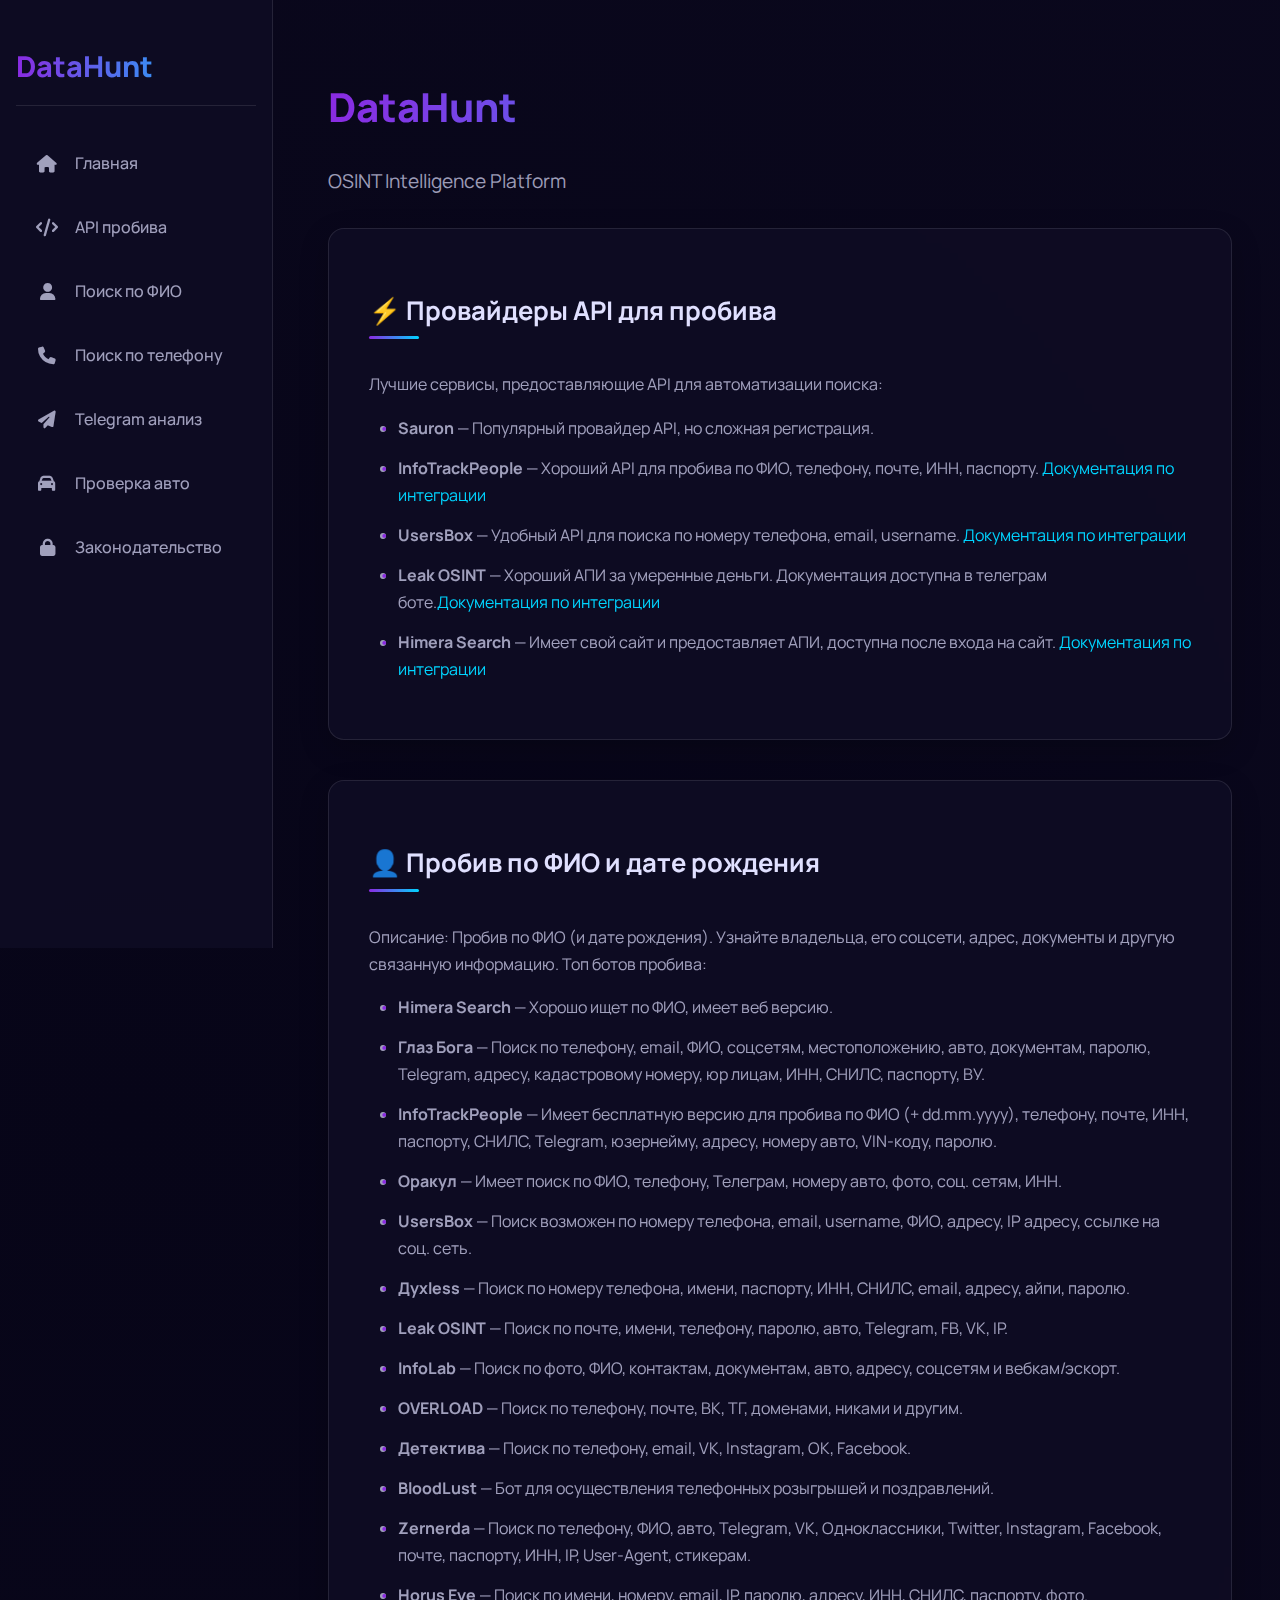
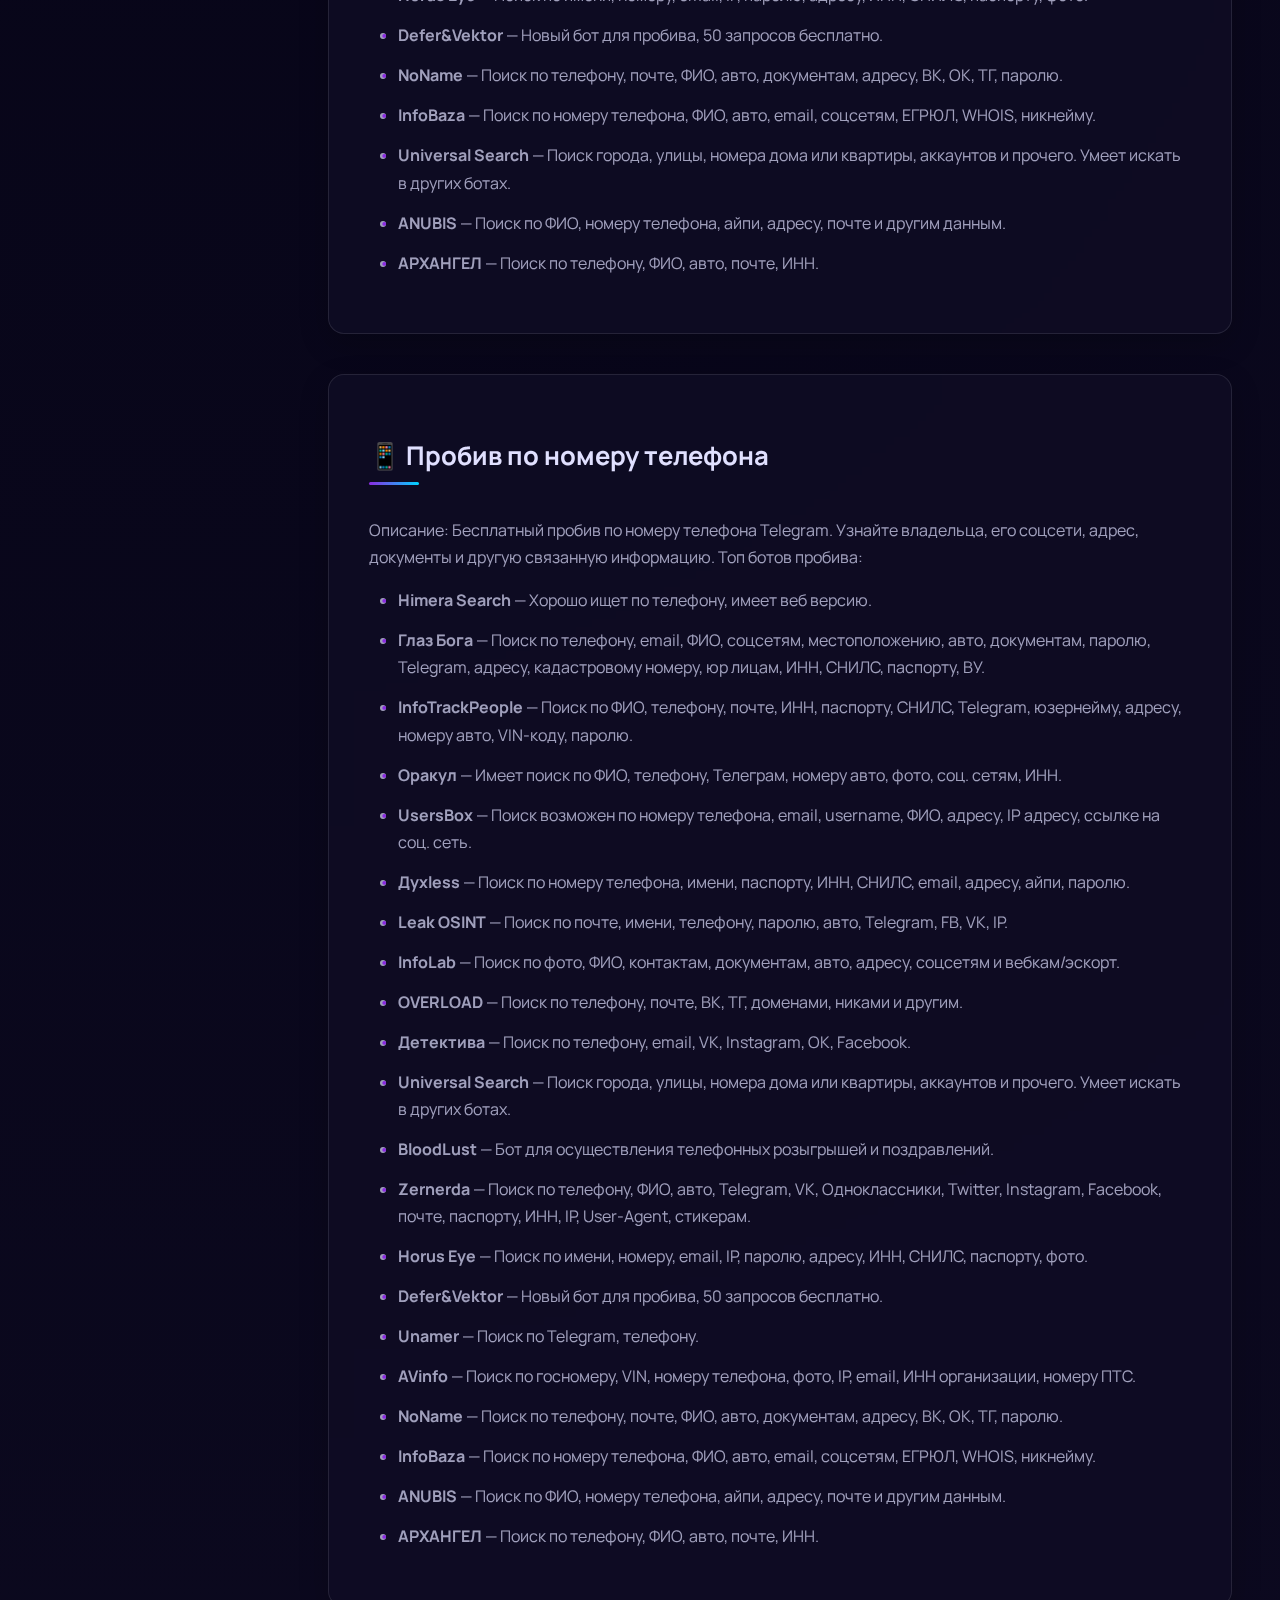
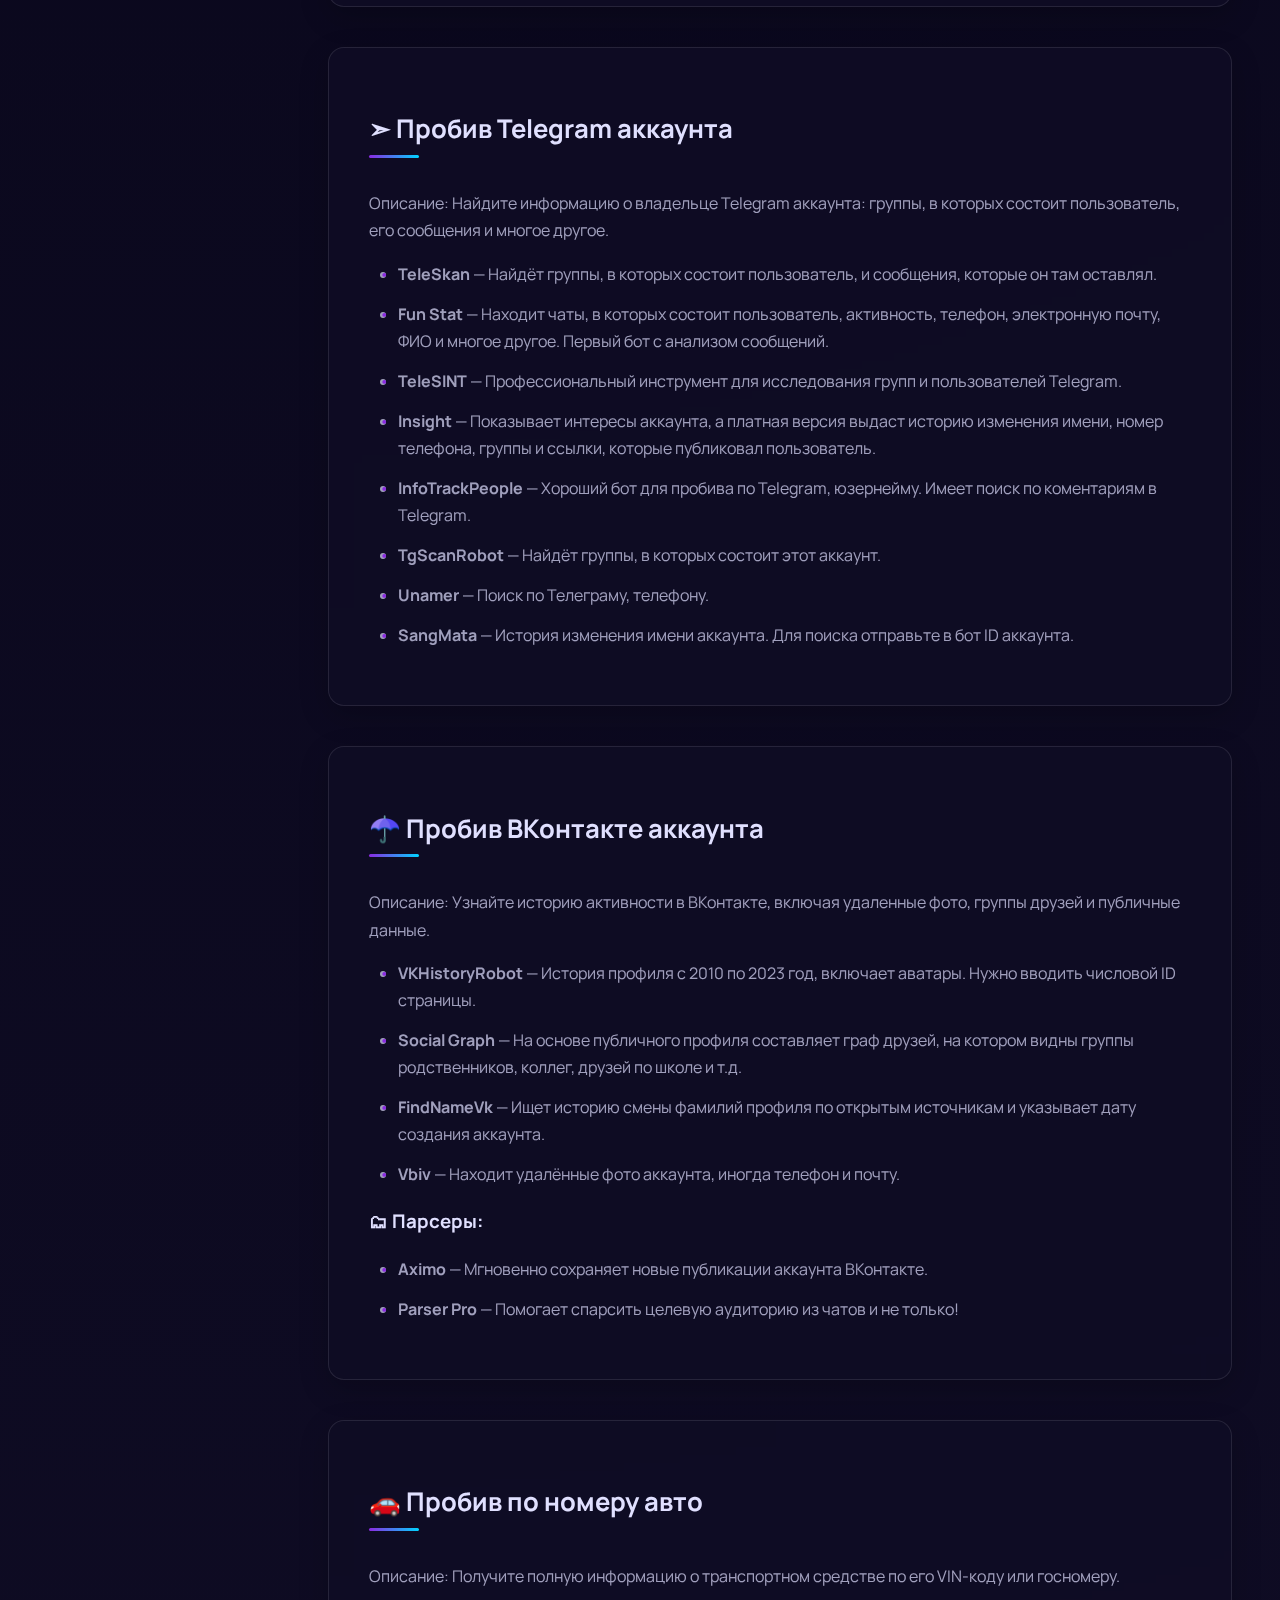
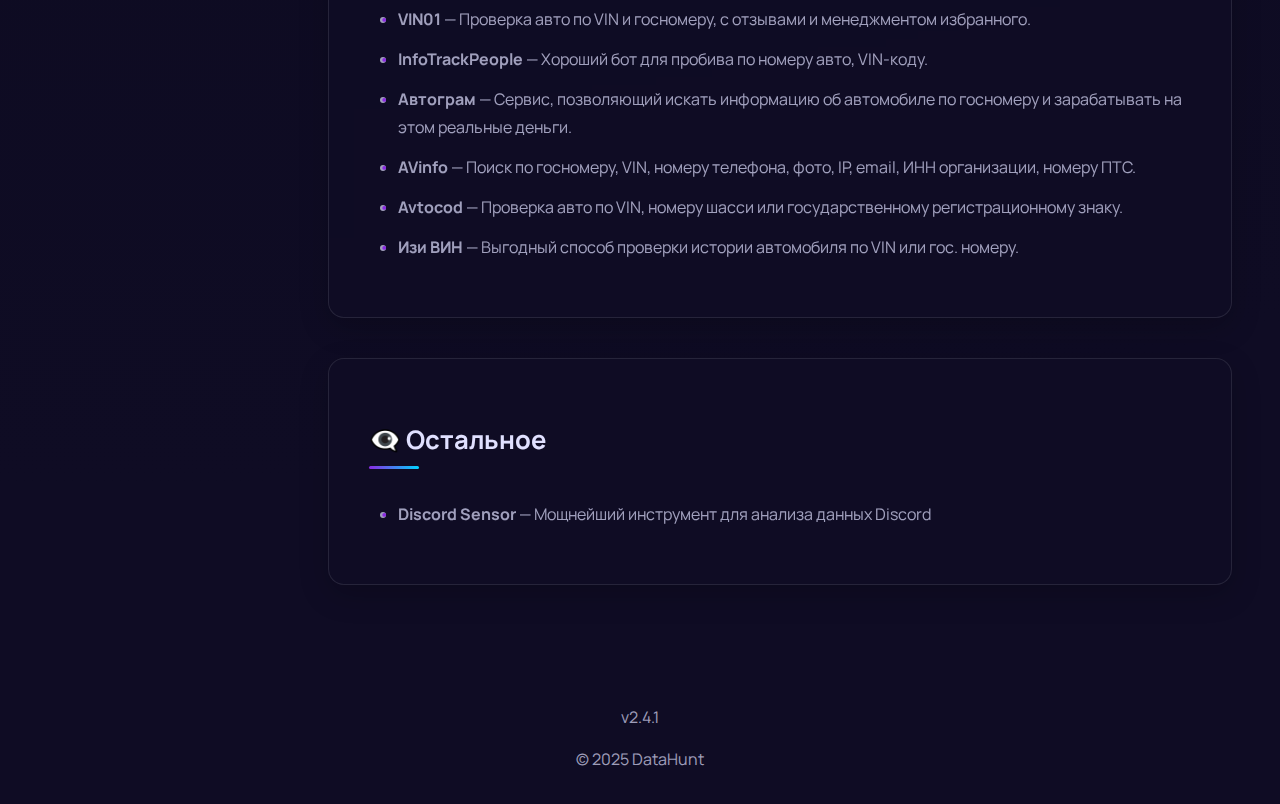
<file: index.html>
<!DOCTYPE html>
<html lang="en">
<head>
    <meta charset="UTF-8">
    <meta name="viewport" content="width=device-width, initial-scale=1.0">
    <title>DataHunt</title>
    <link rel="stylesheet" href="style.css">
    <link rel="stylesheet" href="https://cdnjs.cloudflare.com/ajax/libs/font-awesome/6.4.0/css/all.min.css">
    <link rel="stylesheet" href="https://fonts.googleapis.com/css2?family=Manrope:wght@400;700;800&display=swap">
    <script src="script.js" defer></script>
    <script src="alert.js" defer></script>
    <link rel="icon" type="image/jpeg" href="DataHunt.jpg">
</head>
<body>
    <div class="entry-modal" id="entryModal">
        <div class="modal-content">
            <h2>Юридическое предупреждение</h2>
            <p>Использование представленных инструментов регулируется законодательством РК.Мы не несём ответственности за незаконное использование инструментов.</p>
            <button id="confirmButton">Я понимаю</button>
        </div>
    </div>
    <div class="sidebar">
        <h1 class="logo">DataHunt</h1>
        <ul class="nav-links">
            <li><a href="index.html"><i class="fas fa-home"></i> Главная</a></li>
            <li><a href="#api"><i class="fas fa-code"></i> API пробива</a></li>
            <li><a href="#fio"><i class="fas fa-user"></i> Поиск по ФИО</a></li>
            <li><a href="#phone"><i class="fas fa-phone"></i> Поиск по телефону</a></li>
            <li><a href="#telegram"><i class="fas fa-paper-plane"></i> Telegram анализ</a></li>
            <li><a href="#auto"><i class="fas fa-car"></i> Проверка авто</a></li>
            <li><a href="legal.html"><i class="fas fa-lock"></i> Законодательство</a></li>
        </ul>
    </div>
    <div class="content">
        <header>
            <h1>DataHunt</h1>
            <p>OSINT Intelligence Platform</p>
        </header>
        <main>
            <section id="api">
                <h2>⚡️ Провайдеры API для пробива</h2>
                <p>Лучшие сервисы, предоставляющие API для автоматизации поиска:</p>
                <ul>
                    <li><strong>Sauron</strong> — Популярный провайдер API, но сложная регистрация.</li>
                    <li><strong>InfoTrackPeople</strong> — Хороший API для пробива по ФИО, телефону, почте, ИНН, паспорту. <a href="https://itp-docs.pages.dev/">Документация по интеграции</a></li>
                    <li><strong>UsersBox</strong> — Удобный API для поиска по номеру телефона, email, username. <a href="https://usersbox.cc/#pricing">Документация по интеграции</a></li>
                    <li><strong>Leak OSINT</strong> — Хороший АПИ за умеренные деньги. Документация доступна в телеграм боте.<a href="https://leakosint.com/api">Документация по интеграции</a></li>
                    <li><strong>Himera Search</strong> — Имеет свой сайт и предоставляет АПИ, доступна после входа на сайт. <a href="https://himera-search.store/">Документация по интеграции</a></li>
                </ul>
            </section>
            <section id="fio">
                <h2>👤 Пробив по ФИО и дате рождения</h2>
                <p>Описание: Пробив по ФИО (и дате рождения). Узнайте владельца, его соцсети, адрес, документы и другую связанную информацию. Топ ботов пробива:</p>
                <ul>
                    <li><strong>Himera Search</strong> — Хорошо ищет по ФИО, имеет веб версию.</li>
                    <li><strong>Глаз Бога</strong> — Поиск по телефону, email, ФИО, соцсетям, местоположению, авто, документам, паролю, Telegram, адресу, кадастровому номеру, юр лицам, ИНН, СНИЛС, паспорту, ВУ.</li>
                    <li><strong>InfoTrackPeople</strong> — Имеет бесплатную версию для пробива по ФИО (+ dd.mm.yyyy), телефону, почте, ИНН, паспорту, СНИЛС, Telegram, юзернейму, адресу, номеру авто, VIN-коду, паролю.</li>
                    <li><strong>Оракул</strong> — Имеет поиск по ФИО, телефону, Телеграм, номеру авто, фото, соц. сетям, ИНН.</li>
                    <li><strong>UsersBox</strong> — Поиск возможен по номеру телефона, email, username, ФИО, адресу, IP адресу, ссылке на соц. сеть.</li>
                    <li><strong>Духless</strong> — Поиск по номеру телефона, имени, паспорту, ИНН, СНИЛС, email, адресу, айпи, паролю.</li>
                    <li><strong>Leak OSINT</strong> — Поиск по почте, имени, телефону, паролю, авто, Telegram, FB, VK, IP.</li>
                    <li><strong>InfoLab</strong> — Поиск по фото, ФИО, контактам, документам, авто, адресу, соцсетям и вебкам/эскорт.</li>
                    <li><strong>OVERLOAD</strong> — Поиск по телефону, почте, ВК, ТГ, доменами, никами и другим.</li>
                    <li><strong>Детектива</strong> — Поиск по телефону, email, VK, Instagram, OK, Facebook.</li>
                    <li><strong>BloodLust</strong> — Бот для осуществления телефонных розыгрышей и поздравлений.</li>
                    <li><strong>Zernerda</strong> — Поиск по телефону, ФИО, авто, Telegram, VK, Одноклассники, Twitter, Instagram, Facebook, почте, паспорту, ИНН, IP, User-Agent, стикерам.</li>
                    <li><strong>Horus Eye</strong> — Поиск по имени, номеру, email, IP, паролю, адресу, ИНН, СНИЛС, паспорту, фото.</li>
                    <li><strong>Defer&Vektor</strong> — Новый бот для пробива, 50 запросов бесплатно.</li>
                    <li><strong>NoName</strong> — Поиск по телефону, почте, ФИО, авто, документам, адресу, ВК, ОК, ТГ, паролю.</li>
                    <li><strong>InfoBaza</strong> — Поиск по номеру телефона, ФИО, авто, email, соцсетям, ЕГРЮЛ, WHOIS, никнейму.</li>
                    <li><strong>Universal Search</strong> — Поиск города, улицы, номера дома или квартиры, аккаунтов и прочего. Умеет искать в других ботах.</li>
                    <li><strong>ANUBIS</strong> — Поиск по ФИО, номеру телефона, айпи, адресу, почте и другим данным.</li>
                    <li><strong>АРХАНГЕЛ</strong> — Поиск по телефону, ФИО, авто, почте, ИНН.</li>
                </ul>
            </section>
            <section id="phone">
                <h2>📱 Пробив по номеру телефона</h2>
                <p>Описание: Бесплатный пробив по номеру телефона Telegram. Узнайте владельца, его соцсети, адрес, документы и другую связанную информацию. Топ ботов пробива:</p>
                <ul>
                    <li><strong>Himera Search</strong> — Хорошо ищет по телефону, имеет веб версию.</li>
                    <li><strong>Глаз Бога</strong> — Поиск по телефону, email, ФИО, соцсетям, местоположению, авто, документам, паролю, Telegram, адресу, кадастровому номеру, юр лицам, ИНН, СНИЛС, паспорту, ВУ.</li>
                    <li><strong>InfoTrackPeople</strong> — Поиск по ФИО, телефону, почте, ИНН, паспорту, СНИЛС, Telegram, юзернейму, адресу, номеру авто, VIN-коду, паролю.</li>
                    <li><strong>Оракул</strong> — Имеет поиск по ФИО, телефону, Телеграм, номеру авто, фото, соц. сетям, ИНН.</li>
                    <li><strong>UsersBox</strong> — Поиск возможен по номеру телефона, email, username, ФИО, адресу, IP адресу, ссылке на соц. сеть.</li>
                    <li><strong>Духless</strong> — Поиск по номеру телефона, имени, паспорту, ИНН, СНИЛС, email, адресу, айпи, паролю.</li>
                    <li><strong>Leak OSINT</strong> — Поиск по почте, имени, телефону, паролю, авто, Telegram, FB, VK, IP.</li>
                    <li><strong>InfoLab</strong> — Поиск по фото, ФИО, контактам, документам, авто, адресу, соцсетям и вебкам/эскорт.</li>
                    <li><strong>OVERLOAD</strong> — Поиск по телефону, почте, ВК, ТГ, доменами, никами и другим.</li>
                    <li><strong>Детектива</strong> — Поиск по телефону, email, VK, Instagram, OK, Facebook.</li>
                    <li><strong>Universal Search</strong> — Поиск города, улицы, номера дома или квартиры, аккаунтов и прочего. Умеет искать в других ботах.</li>
                    <li><strong>BloodLust</strong> — Бот для осуществления телефонных розыгрышей и поздравлений.</li>
                    <li><strong>Zernerda</strong> — Поиск по телефону, ФИО, авто, Telegram, VK, Одноклассники, Twitter, Instagram, Facebook, почте, паспорту, ИНН, IP, User-Agent, стикерам.</li>
                    <li><strong>Horus Eye</strong> — Поиск по имени, номеру, email, IP, паролю, адресу, ИНН, СНИЛС, паспорту, фото.</li>
                    <li><strong>Defer&Vektor</strong> — Новый бот для пробива, 50 запросов бесплатно.</li>
                    <li><strong>Unamer</strong> — Поиск по Telegram, телефону.</li>
                    <li><strong>AVinfo</strong> — Поиск по госномеру, VIN, номеру телефона, фото, IP, email, ИНН организации, номеру ПТС.</li>
                    <li><strong>NoName</strong> — Поиск по телефону, почте, ФИО, авто, документам, адресу, ВК, ОК, ТГ, паролю.</li>
                    <li><strong>InfoBaza</strong> — Поиск по номеру телефона, ФИО, авто, email, соцсетям, ЕГРЮЛ, WHOIS, никнейму.</li>
                    <li><strong>ANUBIS</strong> — Поиск по ФИО, номеру телефона, айпи, адресу, почте и другим данным.</li>
                    <li><strong>АРХАНГЕЛ</strong> — Поиск по телефону, ФИО, авто, почте, ИНН.</li>
                </ul>
            </section>
            <section id="telegram">
                <h2>➣ Пробив Telegram аккаунта</h2>
                <p>Описание: Найдите информацию о владельце Telegram аккаунта: группы, в которых состоит пользователь, его сообщения и многое другое.</p>
                <ul>
                    <li><strong>TeleSkan</strong> — Найдёт группы, в которых состоит пользователь, и сообщения, которые он там оставлял.</li>
                    <li><strong>Fun Stat</strong> — Находит чаты, в которых состоит пользователь, активность, телефон, электронную почту, ФИО и многое другое. Первый бот с анализом сообщений.</li>
                    <li><strong>TeleSINT</strong> — Профессиональный инструмент для исследования групп и пользователей Telegram.</li>
                    <li><strong>Insight</strong> — Показывает интересы аккаунта, а платная версия выдаст историю изменения имени, номер телефона, группы и ссылки, которые публиковал пользователь.</li>
                    <li><strong>InfoTrackPeople</strong> — Хороший бот для пробива по Telegram, юзернейму. Имеет поиск по коментариям в Telegram.</li>
                    <li><strong>TgScanRobot</strong> — Найдёт группы, в которых состоит этот аккаунт.</li>
                    <li><strong>Unamer</strong> — Поиск по Телеграму, телефону.</li>
                    <li><strong>SangMata</strong> — История изменения имени аккаунта. Для поиска отправьте в бот ID аккаунта.</li>
                </ul>
            </section>
            <section id="vk">
                <h2>☂️ Пробив ВКонтакте аккаунта</h2>
                <p>Описание: Узнайте историю активности в ВКонтакте, включая удаленные фото, группы друзей и публичные данные.</p>
                <ul>
                    <li><strong>VKHistoryRobot</strong> — История профиля с 2010 по 2023 год, включает аватары. Нужно вводить числовой ID страницы.</li>
                    <li><strong>Social Graph</strong> — На основе публичного профиля составляет граф друзей, на котором видны группы родственников, коллег, друзей по школе и т.д.</li>
                    <li><strong>FindNameVk</strong> — Ищет историю смены фамилий профиля по открытым источникам и указывает дату создания аккаунта.</li>
                    <li><strong>Vbiv</strong> — Находит удалённые фото аккаунта, иногда телефон и почту.</li>
                </ul>
                <h3>🗂 Парсеры:</h3>
                <ul>
                    <li><strong>Aximo</strong> — Мгновенно сохраняет новые публикации аккаунта ВКонтакте.</li>
                    <li><strong>Parser Pro</strong> — Помогает спарсить целевую аудиторию из чатов и не только!</li>
                </ul>
            </section>
            <section id="auto">
                <h2>🚗 Пробив по номеру авто</h2>
                <p>Описание: Получите полную информацию о транспортном средстве по его VIN-коду или госномеру.</p>
                <ul>
                    <li><strong>VIN01</strong> — Проверка авто по VIN и госномеру, с отзывами и менеджментом избранного.</li>
                    <li><strong>InfoTrackPeople</strong> — Хороший бот для пробива по номеру авто, VIN-коду.</li>
                    <li><strong>Автограм</strong> — Сервис, позволяющий искать информацию об автомобиле по госномеру и зарабатывать на этом реальные деньги.</li>
                    <li><strong>AVinfo</strong> — Поиск по госномеру, VIN, номеру телефона, фото, IP, email, ИНН организации, номеру ПТС.</li>
                    <li><strong>Avtocod</strong> — Проверка авто по VIN, номеру шасси или государственному регистрационному знаку.</li>
                    <li><strong>Изи ВИН</strong> — Выгодный способ проверки истории автомобиля по VIN или гос. номеру.</li>
                </ul>
            </section>
            <section id="other">
                <h2>👁‍🗨 Остальное</h2>
                <ul>
                    <li><strong>Discord Sensor</strong> — Мощнейший инструмент для анализа данных Discord</li>
                </ul>
            </section>
        </div>
        <footer>
            <p>v2.4.1</p>
            <p>© 2025 DataHunt</p>
        </footer>
    </div>
</body>
</html>
</file>
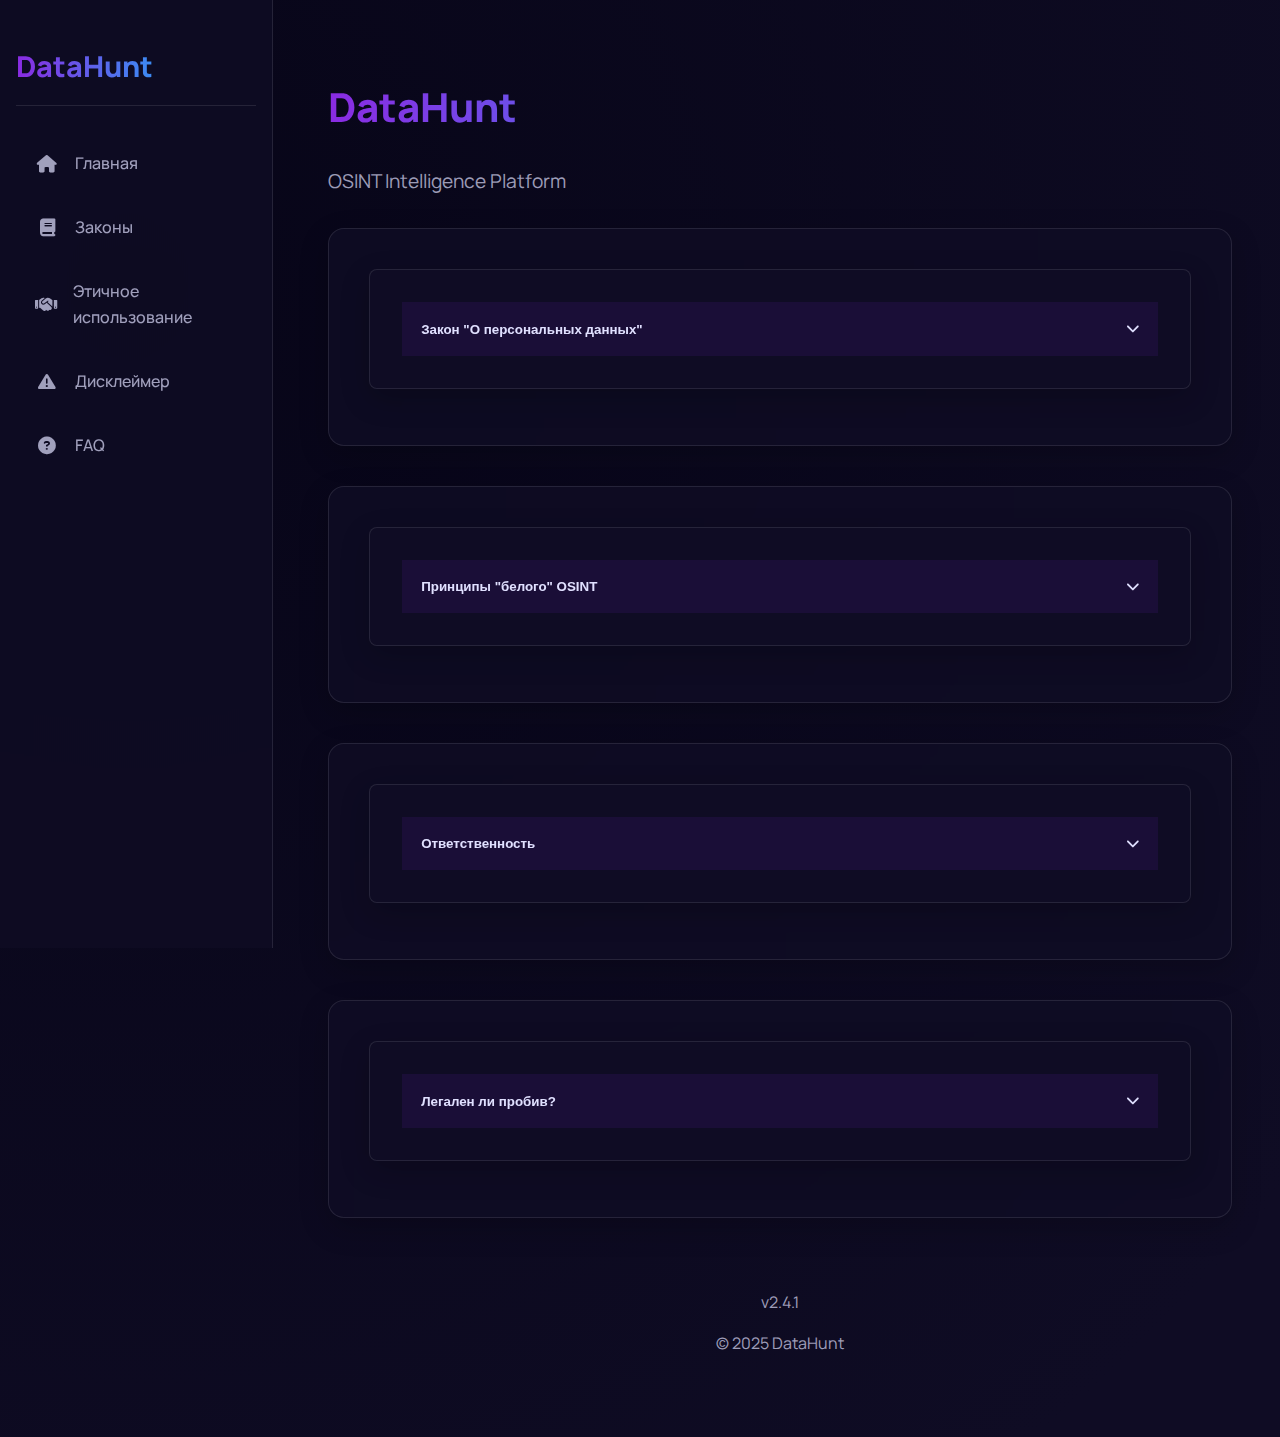
<file: legal.html>
<!DOCTYPE html>
<html lang="en">
<head>
    <meta charset="UTF-8">
    <meta name="viewport" content="width=device-width, initial-scale=1.0">
    <title>DataHunt</title>
    <link rel="stylesheet" href="style.css">
    <link rel="stylesheet" href="https://cdnjs.cloudflare.com/ajax/libs/font-awesome/6.4.0/css/all.min.css">
    <link rel="stylesheet" href="https://fonts.googleapis.com/css2?family=Manrope:wght@400;700;800&display=swap">
    <script src="script.js" defer></script>
    <link rel="icon" type="image/jpeg" href="DataHunt.jpg">
</head>
<body>
    <div class="sidebar">
        <h1 class="logo">DataHunt</h1>
        <ul class="nav-links">
            <li><a href="index.html"><i class="fas fa-home"></i> Главная</a></li>
            <li><a href="legal.html#laws"><i class="fas fa-book"></i> Законы</a></li>
            <li><a href="legal.html#ethics"><i class="fas fa-handshake"></i> Этичное использование</a></li>
            <li><a href="legal.html#disclaimer"><i class="fas fa-exclamation-triangle"></i> Дисклеймер</a></li>
            <li><a href="legal.html#faq"><i class="fas fa-question-circle"></i> FAQ</a></li>
        </ul>
    </div>
    <div class="content">
        <header>
            <h1>DataHunt</h1>
            <p>OSINT Intelligence Platform</p>
        </header>
        <main>
            <section id="laws">
                <div class="glass-card accordion-item">
                    <button class="accordion-header">Закон "О персональных данных"<i class="fas fa-chevron-down"></i></button>
                    <div class="accordion-content">
                        <p>Использование OSINT-ботов регулируется Законом РК №94-V от 21.05.2013. Согласно статье 8:</p>
                        <ul>
                            <li>Сбор данных без согласия субъекта запрещён.</li>
                            <li>Несанкционированный "пробив" может повлечь уголовную ответственность по ст. 147 УК РК.</li>
                        </ul>
                    </div>
                </div>
            </section>
            <section id="ethics">
                <div class="glass-card accordion-item">
                    <button class="accordion-header">Принципы "белого" OSINT<i class="fas fa-chevron-down"></i></button>
                    <div class="accordion-content">
                        <ul>
                            <li>Проверяйте только свои данные или с письменного согласия.</li>
                            <li>Не передавайте информацию третьим лицам.</li>
                            <li>Используйте только открытые источники.</li>
                        </ul>
                    </div>
                </div>
            </section>
            <section id="disclaimer">
                <div class="glass-card accordion-item">
                    <button class="accordion-header">Ответственность<i class="fas fa-chevron-down"></i></button>
                    <div class="accordion-content">
                        <p>Мы не несём ответственности за незаконное использование инструментов. Все данные — только для образовательных целей.</p>
                    </div>
                </div>
            </section>
            <section id="faq">
                <div class="glass-card accordion-item">
                    <button class="accordion-header">Легален ли пробив?<i class="fas fa-chevron-down"></i></button>
                    <div class="accordion-content">
                        <p>Только для своих данных или с согласия владельца. В остальных случаях — нарушение закона.</p>
                    </div>
                </div>
            </section>
        </main>
        <footer>
            <p>v2.4.1</p>
            <p>© 2025 DataHunt</p>
        </footer>
    </div>
</body>
</html>
</file>
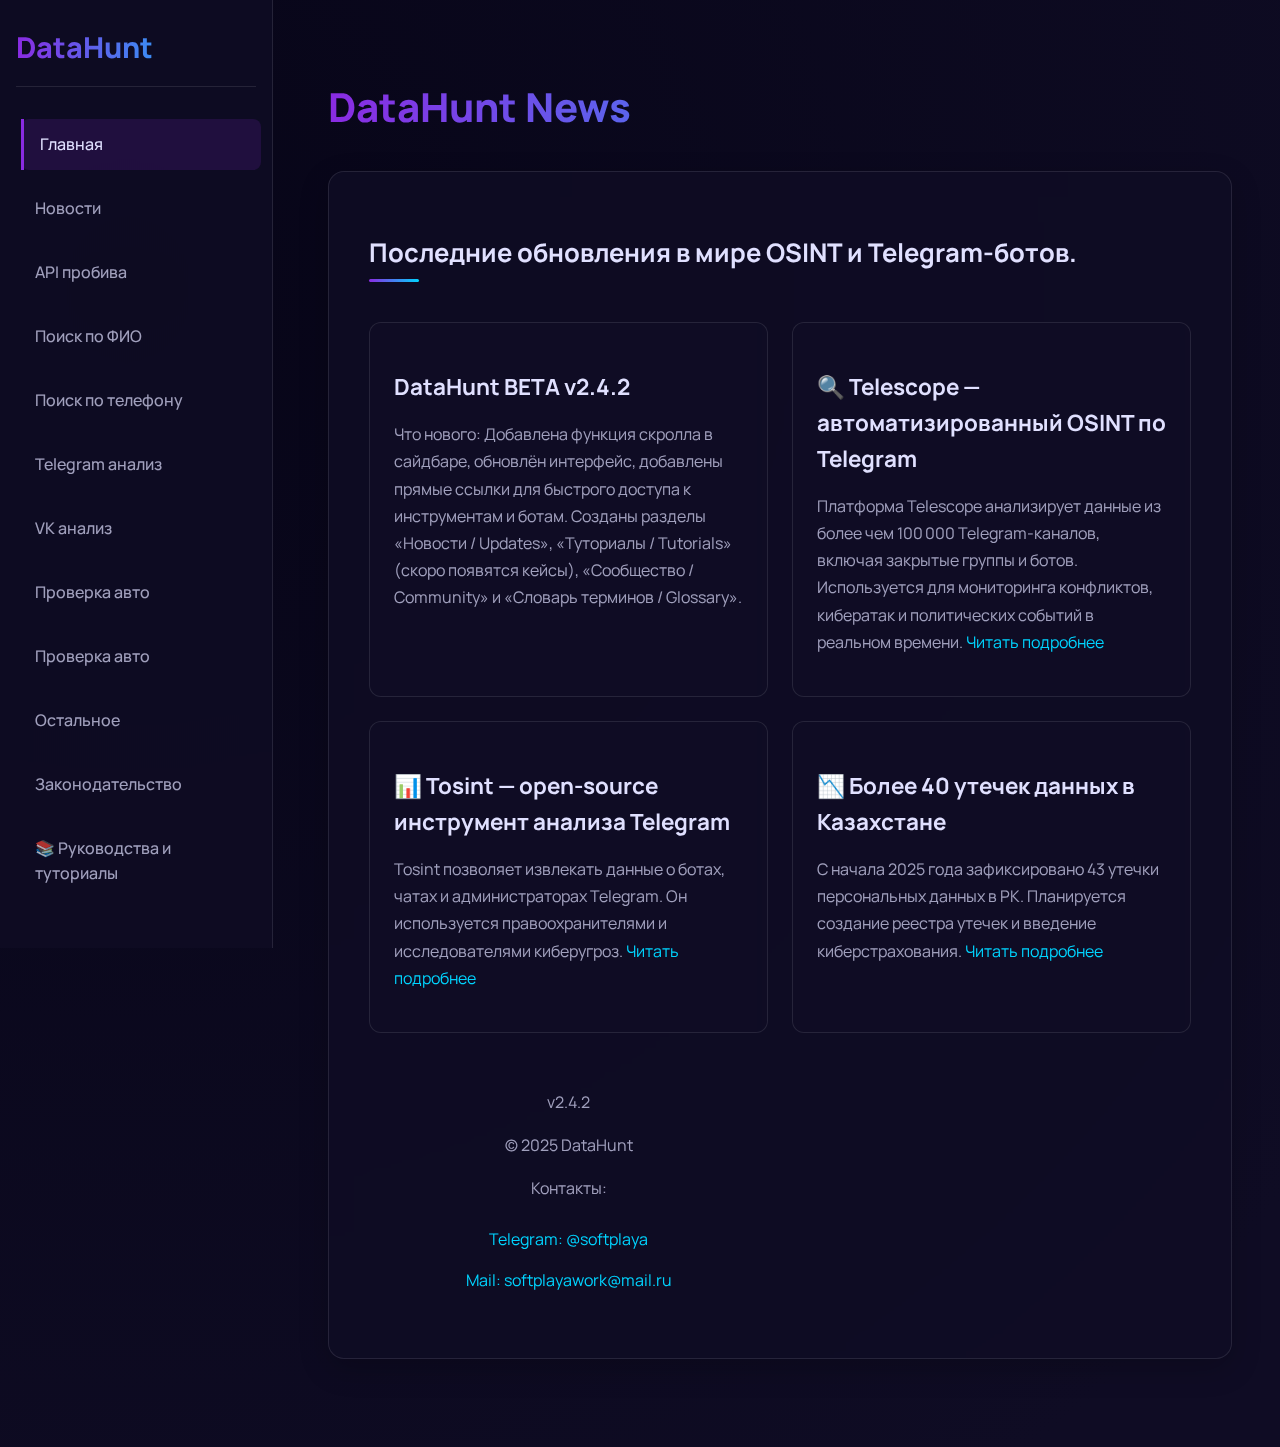
<file: news.html>
<!DOCTYPE html>
<html lang="ru">
<head>
    <meta charset="UTF-8">
    <meta name="viewport" content="width=device-width, initial-scale=1.0">
    <title>Новости |Updates | DataHunt</title>
    <link href="https://fonts.googleapis.com/css2?family=Manrope:wght@400;500;600;700;800&display=swap" rel="stylesheet">
    <link rel="stylesheet" href="style.css">
    <script src="script.js" defer></script>
    <script src="alert.js" defer></script>
    <link rel="icon" type="image/jpeg" href="DataHunt.jpg">
</head>
<body>
    <aside class="sidebar">
        <div class="logo">DataHunt</div>
        <ul class="nav-links">
            <li><a href="index.html" class="active">Главная</a></li>
            <li><a href="news.html">Новости</a></li>
            <li><a href="index.html#api-probivs">API пробива</a></li>
            <li><a href="index.html#fio-probivs">Поиск по ФИО</a></li>
            <li><a href="index.html#phone-probivs">Поиск по телефону</a></li>
            <li><a href="index.html#tg-probivs">Telegram анализ</a></li>
            <li><a href="index.html#vk-probivs">VK анализ</a></li>
            <li><a href="index.html#car-probivs">Проверка авто</a></li>
            <li><a href="index.html#car-probivs">Проверка авто</a></li>
            <li><a href="index.html#other">Остальное</a></li>
            <li><a href="legal.html">Законодательство</a></li>
            <li><a href="tutorials.html">📚 Руководства и туториалы</a></li>
            
        </ul>
    </aside>
        <main class="content">
        <header>
            <h1>DataHunt News</h1>
        </header>
       <section id="osint-news">
            <h2>Последние обновления в мире OSINT и Telegram-ботов.</h2>
        <div class="news-grid">
<div class="news-card">
    <h3>DataHunt BETA v2.4.2</h3>
    <p>Что нового:
        Добавлена функция скролла в сайдбаре, обновлён интерфейс, добавлены прямые ссылки для быстрого доступа к инструментам и ботам. 
        Созданы разделы «Новости / Updates», «Туториалы / Tutorials» (скоро появятся кейсы), «Сообщество / Community» и «Словарь терминов / Glossary».
    </p>
</div>

    <div class="news-card">
        <h3>🔍 Telescope — автоматизированный OSINT по Telegram</h3>
        <p>Платформа Telescope анализирует данные из более чем 100 000 Telegram-каналов, включая закрытые группы и ботов. Используется для мониторинга конфликтов, кибератак и политических событий в реальном времени.
        <a href="https://www.thetelescope.io/blogs/manual-osint-is-dead?utm_source=chatgpt.com" target="_blank">Читать подробнее</a></p>
    </div>

    <div class="news-card">
        <h3>📊 Tosint — open-source инструмент анализа Telegram</h3>
        <p>Tosint позволяет извлекать данные о ботах, чатах и администраторах Telegram. Он используется правоохранителями и исследователями киберугроз.
        <a href="https://www.helpnetsecurity.com/2024/09/27/tosint-open-source-telegram-osint-tool/" target="_blank">Читать подробнее</a></p>
    </div>

    <div class="news-card">
        <h3>📉 Более 40 утечек данных в Казахстане</h3>
        <p>С начала 2025 года зафиксировано 43 утечки персональных данных в РК. Планируется создание реестра утечек и введение киберстрахования.
        <a href="https://kz.kursiv.media/en/2025-04-28/authorities-report-more-than-40-personal-data-leak-incidents-in-kazakhstan-this-year/" target="_blank">Читать подробнее</a></p>
    </div>

        <footer>
            <p>v2.4.2</p>
            <p>© 2025 DataHunt</p>
            <div class="contacts">
                <p>Контакты:</p>
                <a href="https://t.me/softplaya" class="contact-link">Telegram: @softplaya</a>
                <a href="mailto:softplayawork@mail.ru" class="contact-link">Mail: softplayawork@mail.ru</a>
            </div>
        </footer>

    <script>
const headers = document.querySelectorAll('.accordion-header');
headers.forEach(header => {
  header.addEventListener('click', () => {
    const content = header.nextElementSibling;
    if (content.style.maxHeight) {
      content.style.maxHeight = null;
      header.classList.remove('active');
    } else {
      content.style.maxHeight = content.scrollHeight + "px";
      header.classList.add('active');
    }
  });
});

    </script>
</body>
</html>
</file>
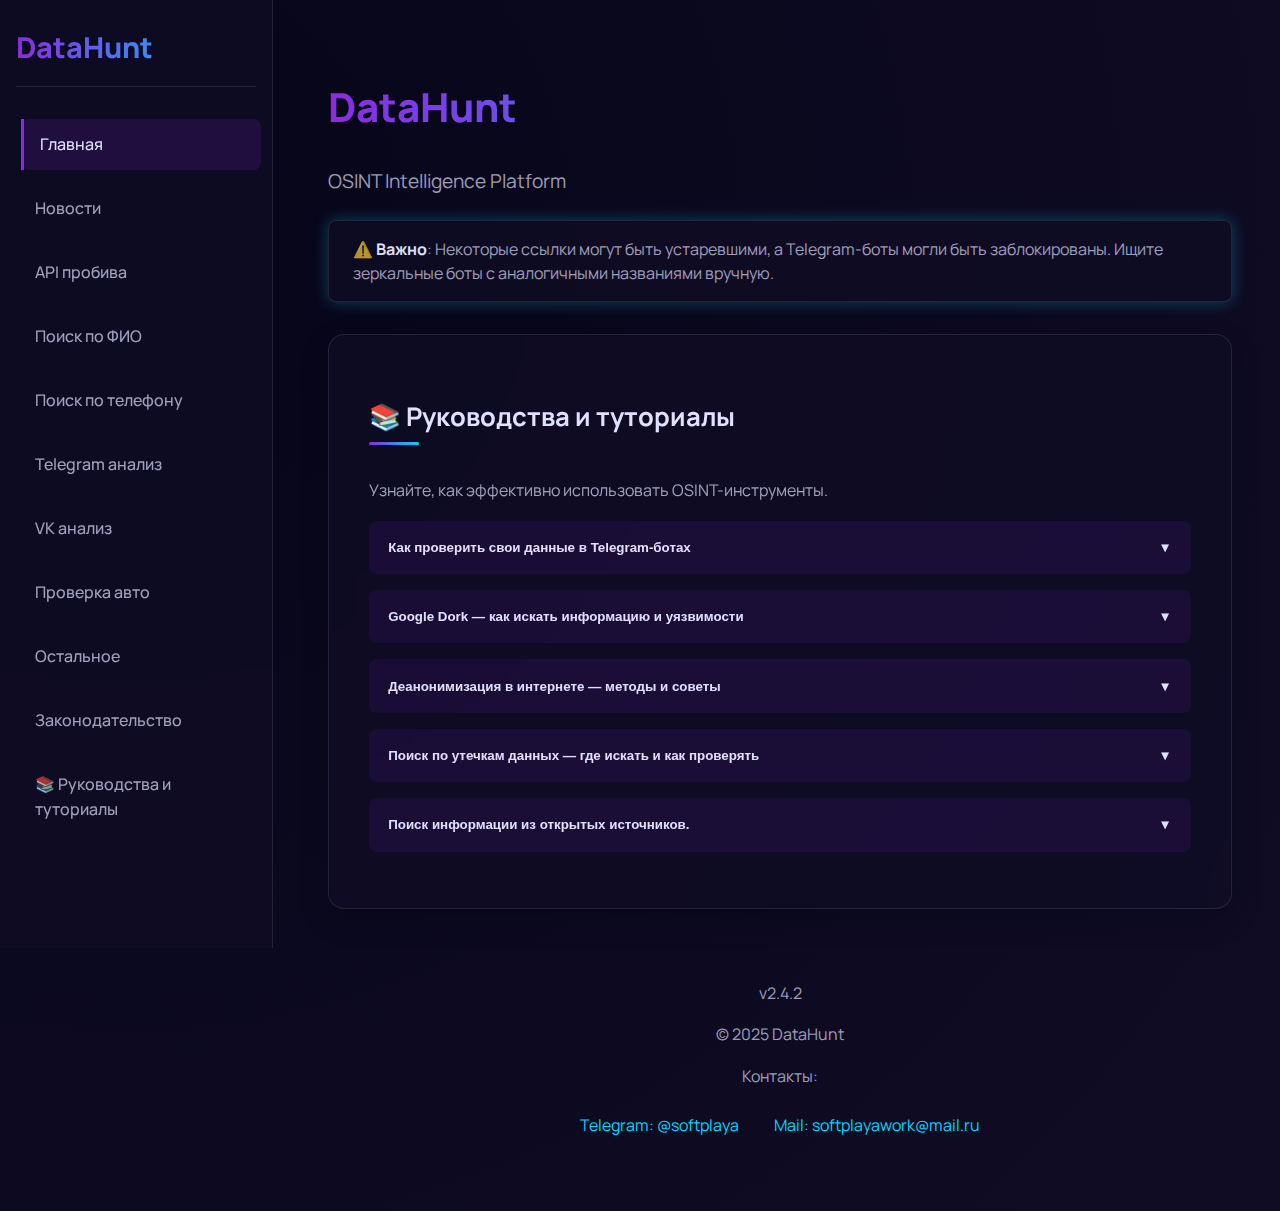
<file: tutorials.html>
<!DOCTYPE html>
<html lang="ru">
<head>
    <meta charset="UTF-8">
    <meta name="viewport" content="width=device-width, initial-scale=1.0">
    <title>Руководства | DataHunt</title>
    <link href="https://fonts.googleapis.com/css2?family=Manrope:wght@400;500;600;700;800&display=swap" rel="stylesheet">
    <link rel="stylesheet" href="style.css">
    <script src="script.js" defer></script>
    <script src="alert.js" defer></script>
    <link rel="icon" type="image/jpeg" href="DataHunt.jpg">
</head>
<body>
     <div id="entryModal" class="entry-modal">
        <div class="modal-content">
            <h2>Юридическое предупреждение</h2>
            <p>Использование представленных инструментов регулируется законодательством РК. Мы не несём ответственности за незаконное использование инструментов.</p>
            <button id="confirmButton">Я понимаю</button>
        </div>
    </div>
    <aside class="sidebar">
        <div class="logo">DataHunt</div>
        <ul class="nav-links">
            <li><a href="index.html" class="active">Главная</a></li>
            <li><a href="index.html#osint-news">Новости</a></li>
            <li><a href="index.html#api-probivs">API пробива</a></li>
            <li><a href="index.html#fio-probivs">Поиск по ФИО</a></li>
            <li><a href="index.html#phone-probivs">Поиск по телефону</a></li>
            <li><a href="index.html#tg-probivs">Telegram анализ</a></li>
            <li><a href="index.html#vk-probivs">VK анализ</a></li>
            <li><a href="index.html#car-probivs">Проверка авто</a></li>
            <li><a href="index.html#other">Остальное</a></li>
            <li><a href="legal.html">Законодательство</a></li>
            <li><a href="tutorials.html">📚 Руководства и туториалы</a></li>
            
        </ul>
    </aside>
        <main class="content">
        <header>
            <h1>DataHunt</h1>
            <p>OSINT Intelligence Platform</p>
            <div class="warning">
                <p>⚠️ <strong>Важно</strong>: Некоторые ссылки могут быть устаревшими, а Telegram-боты могли быть заблокированы. Ищите зеркальные боты с аналогичными названиями вручную.</p>
            </div>
        </header>
    <section id="tutorials">
        <h2>📚 Руководства и туториалы</h2>
        <p>Узнайте, как эффективно использовать OSINT-инструменты.</p>

<div class="accordion-item">
    <button class="accordion-header">Как проверить свои данные в Telegram-ботах <i>▼</i></button>
    <div class="accordion-content">
        <p><strong>Цель:</strong> узнать, попадали ли ваши данные (или данные цели) в утечки и какие следы остались в интернете.</p>

        <h4>🔍 Шаг 1. Поиск по Telegram-юзернейму</h4>
        <p>Возьмите Telegram-ник <code>@username</code> и отправьте его в бота, например <strong>@Sky_OSINT_Robot</strong> или <strong>@HimeraSearch_OSINTbot</strong>.</p>
        <pre>
Вы: @username  
Бот:  
💬 ID: 777777777  
📱 Телефон: 77077777777  
🕓 История изменений:
18.05.2025 → @username, User, 777777777  
26.03.2025 → @usarname, 777777777  
21.02.2025 → @usernamesss, User , 777777777  
👁 Интересовались этим: 1 раз  
        </pre>
        <p><strong>Что вы получили:</strong> ID, номер телефона, история Telegram-имен. Это основа для дальнейшего анализа.</p>

        <h4>📱 Шаг 2. Пробив номера телефона</h4>
        <p>Скопируйте номер и отправьте его в бота, например <strong>@GetPhoneBot</strong> или <strong>@NumBusterBot</strong>.</p>
        <pre>
Телефон: 77077777777  
Оператор: Beeline  
Страна: Казахстан  
🔎 Телефонные книги (Getcontact):
- "user brat"
- "1 kurs"
- "mamont"
        </pre>
        <p><strong>Что вы узнали:</strong> как вас (или цель) сохраняли в контактах других людей.</p>

        <h4>🧑‍💻 Шаг 3. Поиск соцсетей и email</h4>
        <p>Из Telegram-ботов вы также получите ссылки на соцсети и email:</p>
        <pre>
ВКонтакте: Username Surname → https://vk.com/id777777777  
Email: username@1win.com, user@mail.ru, user.name@bk.ru  
Telegram: https://t.me/+77077777777  
        </pre>
        <p>Теперь у вас есть возможные старые профили. Это поможет найти реальное имя, возраст, фото, комментарии, друзей и т.д.</p>

        <h4>🕵️ Шаг 4. Глубокая проверка аккаунтов ВК</h4>
        <p>Пробейте аккаунты через:</p>
        <ul>
            <li><strong>@VKHistoryRobot</strong> — история смены имён, школ и городов</li>
            <li><strong>@social_graph_osint_bot</strong> — карта друзей и связей</li>
        </ul>

        <h4>📌 Вывод:</h4>
        <ul>
            <li>Даже простой @username может раскрыть номер, email, старые соцсети и связи.</li>
            <li>Не пропускайте старые аккаунты — в них самая ценная информация.</li>
            <li>Комбинируйте данные: имя + email + номер = почти полное досье.</li>
        </ul>
    </div>
</div>

<div class="accordion-item">
    <button class="accordion-header">Google Dork — как искать информацию и уязвимости <i>▼</i></button>
    <div class="accordion-content">
        <p><strong>Цель:</strong> научиться использовать специальные поисковые запросы Google для поиска нужной информации и уязвимостей.</p>

        <h4>🔍 Шаг 1. Что такое Google Dork</h4>
        <p>Google Dork — это запросы с использованием операторов Google для фильтрации и нахождения информации, скрытой в интернете.</p>

        <h4>🔧 Шаг 2. Основные операторы</h4>
        <ul>
            <li><code>site:</code> — поиск по конкретному сайту (<code>site:vk.com</code>)</li>
            <li><code>filetype:</code> — поиск файлов определённого типа (<code>filetype:pdf</code>)</li>
            <li><code>intitle:</code> — слова в заголовке страницы</li>
            <li><code>inurl:</code> — слова в URL</li>
            <li><code>“”</code> — точный поиск фразы</li>
        </ul>

        <h4>🛠 Шаг 3. Примеры запросов</h4>
        <pre>
site:vk.com "Иван Иванов"
filetype:xls inurl:"password"
intitle:"index of" "backup"
        </pre>

        <h4>⚠️ Важно:</h4>
        <ul>
            <li>Google Dork может помочь найти публично доступные данные, но не взламывать сервисы.</li>
            <li>Используйте только легальные методы сбора информации.</li>
        </ul>
    </div>
</div>

<div class="accordion-item">
    <button class="accordion-header">Деанонимизация в интернете — методы и советы <i>▼</i></button>
    <div class="accordion-content">
        <p><strong>Цель:</strong> понять, как можно раскрыть личность человека, скрывающегося в сети.</p>

        <h4>🔍 Шаг 1. Сбор базовой информации</h4>
        <p>Используйте никнеймы, email, номера телефонов, ссылки на соцсети.</p>

        <h4>🧩 Шаг 2. Анализ связей и активности</h4>
        <p>Проверьте друзей, комментарии, время активности, геолокации.</p>

        <h4>🔗 Шаг 3. Использование инструментов для деанона</h4>
        <ul>
            <li>Telegram-боты: <strong>@VKHistoryRobot</strong>, <strong>@social_graph_osint_bot</strong></li>
            <li>Сервисы для проверки IP и устройств: <strong>220vk.com</strong>, <strong>ipinfo.io</strong></li>
            <li>Поиск в базах утечек</li>
        </ul>

        <h4>⚠️ Важно:</h4>
        <ul>
            <li>Соблюдайте законы и не нарушайте приватность.</li>
            <li>Не используйте незаконные методы.</li>
        </ul>

        <h4>📌 Итог:</h4>
        <ul>
            <li>Деанон — комплексный процесс, требующий сбора и анализа разных данных.</li>
            <li>Объединяйте данные для точного результата.</li>
        </ul>
    </div>
</div>
<div class="accordion-item">
    <button class="accordion-header">Поиск по утечкам данных — где искать и как проверять <i>▼</i></button>
    <div class="accordion-content">
        <p><strong>Цель:</strong> узнать, как найти информацию о попадании данных в утечки и проверить их статус.</p>

        <h4>🔍 Шаг 1. Основные сервисы для проверки</h4>
        <ul>
            <li><a href="https://haveibeenpwned.com/" target="_blank">Have I Been Pwned</a> — проверка email и паролей</li>
            <li><a href="https://dehashed.com/" target="_blank">DeHashed</a> — глубокий поиск по базам данных</li>
            <li><a href="https://intelx.io/" target="_blank">IntelX</a> — анализ утечек и слитых данных</li>
        </ul>

        <h4>🛠 Шаг 2. Как проверять данные</h4>
        <ul>
            <li>Вводите email, никнеймы или телефоны</li>
            <li>Изучайте детали утечки: где и когда произошла</li>
            <li>Анализируйте, какая информация слилась (пароли, email, телефон)</li>
        </ul>

        <h4>📌 Советы:</h4>
        <ul>
            <li>Регулярно проверяйте свои данные.</li>
            <li>Если нашли утечку — срочно меняйте пароли.</li>
            <li>Используйте двухфакторную аутентификацию.</li>
        </ul>
    </div>
</div>
<div class="accordion-item">
    <button class="accordion-header">Поиск информации из открытых источников.<i>▼</i></button>
    <div class="accordion-content">
<p><strong>Цель:</strong> научиться собирать максимум открытой информации о человеке — от имени до геолокации — используя техники OSINT, GEOINT и доксинга, как настоящий детектив. </p>
<a href="https://habr.com/ru/companies/deiteriylab/articles/595801/" class="link-button">Почитать статью.</a>

<h4>🔎 Шаг 1. Начинаем с базы — кто это вообще?</h4>
<p>Соберите самые простые данные о цели:</p>
<ul>
  <li>Имя, фамилия</li>
  <li>Никнеймы и псевдонимы (особенно в соцсетях и Telegram)</li>
  <li>Номера телефонов</li>
  <li>Email-адреса</li>
</ul>
<p>Для этого:</p>
<ul>
  <li>Попросите цель назвать хоть что-то (если есть контакт).</li>
  <li>Или найдите в соцсетях, мессенджерах, форумах.</li>
</ul>
<p>Это основа, без неё дальше не пойдёшь.</p>

<h4>🧩 Шаг 2. Проверка Telegram-ника и юзернеймов</h4>
<p>Используйте Telegram-ботов для получения данных:</p>
<ul>
  <li>Отправьте ник <code>@username</code> в <strong>@Sky_OSINT_Robot</strong> или <strong>@HimeraSearch_OSINTbot</strong></li>
  <li>Получите ID, телефон, историю смены имен</li>
  <li>Соберите возможные email и ссылки на соцсети</li>
</ul>
<p>Это даст ключевые идентификаторы и точку входа в сеть связей.</p>

<h4>📱 Шаг 3. Анализ номера телефона</h4>
<p>Телефон — это дверь во многие системы и соцсети. Проверяем через:</p>
<ul>
  <li><strong>@GetPhoneBot</strong>, <strong>@NumBusterBot</strong> — оператор, регион, телефонные книги</li>
  <li><a href="https://getcontact.com/" target="_blank">GetContact</a> — как сохраняют в чужих контактах</li>
</ul>
<p>Вы узнаете, как цель фигурирует в кругах знакомых и контактов.</p>

<h4>📧 Шаг 4. Поиск и проверка email</h4>
<ul>
  <li>Проверьте email на утечки: <a href="https://haveibeenpwned.com/" target="_blank">Have I Been Pwned</a></li>
  <li>Поиск по email через Google и соцсети</li>
  <li>Поиск на форумах, в Telegram, в открытых базах</li>
</ul>
<p>Email часто раскрывает старые аккаунты и дополнительные данные.</p>

<h4>🌐 Шаг 5. Поиск профилей в соцсетях</h4>
<p>Пробиваем все возможные соцсети:</p>
<ul>
  <li>ВКонтакте — поисковая строка, по имени, телефону, email</li>
  <li>Facebook, Instagram, Twitter — те же методы</li>
  <li>Telegram — каналы, группы, личные профили</li>
</ul>
<p>Обратите внимание на:</p>
<ul>
  <li>Фото, описания, даты регистрации</li>
  <li>Друзья, подписчики, активность</li>
  <li>Комментарии, лайки, упоминания</li>
  <li>Учебное заведение , группы и каналы на которых подписан человек</li>
</ul>

<h4>🕵️‍♂️ Шаг 6. Используем специализированные Telegram-боты и сервисы для соцсетей</h4>
<ul>
  <li><strong>@VKHistoryRobot</strong> — история смены имени, города, школы ВК</li>
  <li><strong>@social_graph_osint_bot</strong> — карта друзей и связей</li>
  <li><a href="https://220vk.com/" target="_blank">220vk.com</a> — детальный анализ активности ВК</li>
</ul>
<p>Понимаем связи и окружение цели, что часто важнее её личных данных.</p>

<h4>🗺 Шаг 7. GEOINT — геолокация и анализ местоположения</h4>
<p>Используем все доступные методы для определения местоположения:</p>
<ul>
  <li>Анализ геометок в соцсетях, фото, видео</li>
  <li>Публичные базы геолокаций (например, через Google Maps, OpenStreetMap)</li>
  <li>Проверка IP-адресов через сервисы типа <a href="https://ipinfo.io/" target="_blank">ipinfo.io</a></li>
  <li>Использование Telegram-ботов для определения IP и региона</li>
</ul>
<p>Даже косвенная геолокация даёт огромное преимущество.</p>

<h4>🔍 Шаг 8. Поиск упоминаний в утечках и базах данных</h4>
<p>Проверяем, попадали ли данные в утечки:</p>
<ul>
  <li><a href="https://haveibeenpwned.com/" target="_blank">Have I Been Pwned</a></li>
  <li><a href="https://dehashed.com/" target="_blank">DeHashed</a></li>
  <li><a href="https://intelx.io/" target="_blank">IntelX</a></li>
</ul>
<p>Можно найти старые пароли, email, номера, которые давно утекли в сеть.</p>

<h4>🔗 Шаг 9. Сбор косвенных данных — форумов, комментариев, упоминаний</h4>
<p>Ищем упоминания цели:</p>
<ul>
  <li>Форумы, блоги, новостные сайты</li>
  <li>Архивы и кешированные страницы (Wayback Machine)</li>
  <li>Google Dork — специальные поисковые запросы для глубокого поиска</li>
</ul>

<h4>⚠️ Важные правила расследования</h4>
<ul>
  <li>Всегда проверяйте достоверность данных — перепроверяйте несколько раз.</li>
  <li>Не нарушайте закон — используйте только легальные и открытые источники.</li>
  <li>Не делайте поспешных выводов — анализируйте всю информацию комплексно.</li>
</ul>

<h4>📌 Итог расследования</h4>
<ul>
  <li>Начинайте с самых простых данных — имя, ник, телефон, email.</li>
  <li>Используйте Telegram-ботов для расширенного сбора данных.</li>
  <li>Пробивайте соцсети и связи — это раскрывает окружение и привычки.</li>
  <li>Геолокация и утечки дают дополнительный контекст и детали.</li>
  <li>Объединяйте все данные для создания полного досье.</li>
</ul>
    </div>
</div>

    </section>
            <footer>
            <p>v2.4.2</p>
            <p>© 2025 DataHunt</p>
            <div class="contacts">
                <p>Контакты:</p>
                <a href="https://t.me/softplaya" class="contact-link">Telegram: @softplaya</a>
                <a href="mailto:softplayawork@mail.ru" class="contact-link">Mail: softplayawork@mail.ru</a>
            </div>
        </footer>
</body>
</html>
</file>
<file: style.css>
:root {
  --primary: #8a2be2;
  --primary-light: #9d4dff;
  --secondary: #00d4ff;
  --dark: #0f0c24;
  --darker: #070518;
  --text: #e0e0ff;
  --text-light: rgba(224, 224, 255, 0.7);
  --bg-gradient: radial-gradient(circle at 10% 20%, var(--darker) 0%, var(--dark) 90%);
  --glass-bg: rgba(15, 12, 36, 0.8);
  --glass-border: rgba(255, 255, 255, 0.1);
  --shadow-primary: 0 0 15px rgba(138, 43, 226, 0.5);
  --shadow-secondary: 0 0 15px rgba(0, 212, 255, 0.3);
}

body {
  background: var(--bg-gradient);
  color: var(--text);
  font-family: 'Manrope', sans-serif;
  line-height: 1.6;
  overflow-x: hidden;
  min-height: 100vh;
  margin: 0;
  padding: 0;
}

.sidebar {
  position: fixed;
  left: 0;
  top: 0;
  width: 240px;
  height: 100vh;
  background: var(--glass-bg);
  backdrop-filter: blur(12px);
  border-right: 1px solid var(--glass-border);
  padding: 1.5rem 1rem;
  z-index: 100;
  overflow-y: auto;
  transition: transform 0.3s ease;
}

.menu-toggle {
  position: fixed;
  top: 20px;
  left: 20px;
  z-index: 101;
  background: var(--primary);
  color: white;
  border: none;
  width: 40px;
  height: 40px;
  border-radius: 50%;
  display: none;
  align-items: center;
  justify-content: center;
  cursor: pointer;
  box-shadow: var(--shadow-primary);
  transition: all 0.3s ease;
}

.menu-toggle:hover {
  transform: scale(1.1);
}

.logo {
  font-size: 1.8rem;
  font-weight: 800;
  background: linear-gradient(90deg, var(--primary), var(--secondary));
  -webkit-background-clip: text;
  background-clip: text;
  color: transparent;
  margin-bottom: 2rem;
  padding-bottom: 1rem;
  border-bottom: 1px solid var(--glass-border);
}

.nav-links {
  padding: 0;
  margin: 0;
  list-style: none;
}

.nav-links li {
  margin-bottom: 0.8rem;
}

.nav-links a {
  color: var(--text-light);
  text-decoration: none;
  font-weight: 500;
  display: block;
  padding: 0.8rem 1.2rem;
  border-radius: 8px;
  transition: all 0.3s ease;
}

.nav-links a:hover,
.nav-links a.active {
  background: rgba(138, 43, 226, 0.15);
  color: var(--text);
}

.content {
  margin-left: 240px;
  padding: 2rem;
  transition: margin-left 0.3s ease;
}

/* Адаптивность */
@media (max-width: 768px) {
  .sidebar {
    transform: translateX(-100%);
  }
  
  .sidebar.active {
    transform: translateX(0);
  }
  
  .content {
    margin-left: 0;
    padding: 1rem;
  }
  
  .menu-toggle {
    display: flex;
  }
}
.sidebar::-webkit-scrollbar {
  width: 8px; /* ширина скроллбара */
}

.sidebar::-webkit-scrollbar-track {
  background: var(--glass-bg); /* цвет дорожки */
  border-radius: 4px;
  box-shadow: inset 0 0 5px rgba(0,0,0,0.2);
}

.sidebar::-webkit-scrollbar-thumb {
  background: linear-gradient(180deg, var(--primary-light), var(--primary));
  border-radius: 4px;
  box-shadow: var(--shadow-primary);
}

.sidebar::-webkit-scrollbar-thumb:hover {
  background: linear-gradient(180deg, var(--primary), var(--secondary));
}

/* Для Firefox */
.sidebar {
  scrollbar-width: thin;
  scrollbar-color: var(--primary) var(--glass-bg);
}



.logo {
  font-size: 1.8rem;
  font-weight: 800;
  background: linear-gradient(90deg, var(--primary), var(--secondary));
  -webkit-background-clip: text;
  background-clip: text;
  color: transparent;
  margin-bottom: 2rem;
  padding-bottom: 1rem;
  border-bottom: 1px solid var(--glass-border);
}

.nav-links li {
  margin-bottom: 0.8rem;
  list-style: none;
  position: relative;
}

.nav-links a {
  color: var(--text-light);
  text-decoration: none;
  font-weight: 500;
  display: flex;
  align-items: center;
  gap: 1rem;
  padding: 0.8rem 1.2rem;
  border-radius: 8px;
  transition: all 0.3s ease;
}

.nav-links a::before {
  content: '';
  position: absolute;
  left: 0;
  top: 0;
  width: 3px;
  height: 100%;
  background: var(--primary);
  opacity: 0;
  transition: opacity 0.3s ease;
}

.nav-links a:hover,
.nav-links a.active {
  background: rgba(138, 43, 226, 0.15);
  color: var(--text);
  transform: translateX(5px);
}

.nav-links a:hover::before,
.nav-links a.active::before {
  opacity: 1;
}

.nav-links i {
  font-size: 1.1rem;
  width: 24px;
  text-align: center;
}

.content {
  margin-left: 280px;
  padding: 3rem;
}

header {
  margin-bottom: 2rem;
}

header h1 {
  font-size: 2.5rem;
  font-weight: 800;
  background: linear-gradient(90deg, var(--primary), var(--secondary));
  -webkit-background-clip: text;
  background-clip: text;
  color: transparent;
}

header p {
  color: var(--text-light);
  font-size: 1.2rem;
}

section {
  margin-bottom: 2.5rem;
  padding: 2.5rem;
  background: var(--glass-bg);
  backdrop-filter: blur(10px);
  border-radius: 16px;
  border: 1px solid var(--glass-border);
  box-shadow: 0 10px 30px rgba(0, 0, 0, 0.2);
  transition: transform 0.4s ease, box-shadow 0.4s ease;
}

section:hover {
  transform: translateY(-5px);
  box-shadow: 0 15px 35px rgba(0, 0, 0, 0.3);
}

section h2 {
  font-size: 1.6rem;
  font-weight: 700;
  margin-bottom: 1.5rem;
  color: var(--text);
  position: relative;
  display: inline-block;
}

section h2::after {
  content: '';
  position: absolute;
  left: 0;
  bottom: -8px;
  width: 50px;
  height: 3px;
  background: linear-gradient(90deg, var(--primary), var(--secondary));
  border-radius: 3px;
}

section p, section li {
  color: var(--text-light);
  line-height: 1.7;
  margin-bottom: 1rem;
}

section ul {
  padding-left: 1.8rem;
}

section li {
  margin-bottom: 0.8rem;
  position: relative;
}

section li::before {
  content: '•';
  color: var(--primary);
  position: absolute;
  left: -1.2rem;
}

section a {
  color: var(--secondary);
  text-decoration: none;
}

section a:hover {
  text-decoration: underline;
}

footer {
  text-align: center;
  padding: 1rem 0;
  color: var(--text-light);
}

.entry-modal {
  position: fixed;
  top: 0;
  left: 0;
  width: 100%;
  height: 100%;
  background: rgba(7, 5, 24, 0.95);
  backdrop-filter: blur(10px);
  display: flex;
  justify-content: center;
  align-items: center;
  z-index: 9999;
  opacity: 0;
  animation: fadeIn 0.5s ease forwards;
}

.modal-content {
  background: var(--glass-bg);
  padding: 3rem;
  border-radius: 16px;
  max-width: 500px;
  text-align: center;
  border: 1px solid var(--glass-border);
  box-shadow: var(--shadow-primary);
  transform: translateY(20px);
  animation: slideUp 0.5s 0.3s ease forwards;
}

.modal-content h2 {
  font-size: 2rem;
  margin-bottom: 1.5rem;
  background: linear-gradient(90deg, var(--primary), var(--secondary));
  -webkit-background-clip: text;
  background-clip: text;
  color: transparent;
}

.modal-content p {
  color: var(--text-light);
  margin-bottom: 2rem;
  line-height: 1.7;
}

.modal-content button {
  background: linear-gradient(90deg, var(--primary), var(--primary-light));
  color: white;
  border: none;
  padding: 1rem 2.5rem;
  border-radius: 8px;
  font-weight: 600;
  cursor: pointer;
  transition: all 0.3s ease;
  box-shadow: var(--shadow-primary);
}

.modal-content button:hover {
  transform: translateY(-3px);
  box-shadow: 0 10px 20px rgba(138, 43, 226, 0.4);
}

@keyframes fadeIn {
  to { opacity: 1; }
}

@keyframes slideUp {
  to { transform: translateY(0); }
}

::selection {
  background: var(--primary);
  color: white;
}

.glass-card {
  background: var(--glass-bg);
  backdrop-filter: blur(12px);
  border-radius: 16px;
  border: 1px solid var(--glass-border);
  padding: 2rem;
  margin-bottom: 2rem;
  box-shadow: 0 10px 30px rgba(0, 0, 0, 0.2);
}

.accordion-item {
  margin-bottom: 1rem;
  border-radius: 8px;
  overflow: hidden;
}

.accordion-header {
  width: 100%;
  padding: 1.2rem;
  background: rgba(138, 43, 226, 0.1);
  border: none;
  color: var(--text);
  font-weight: 600;
  text-align: left;
  display: flex;
  justify-content: space-between;
  align-items: center;
  cursor: pointer;
  transition: all 0.3s ease;
}

.accordion-header:hover {
  background: rgba(138, 43, 226, 0.2);
}

.accordion-header i {
  transition: transform 0.3s ease;
}

.accordion-item.active .accordion-header i {
  transform: rotate(180deg);
}

.accordion-content {
  max-height: 0;
  overflow: hidden;
  transition: max-height 0.3s ease;
  padding: 0 1.2rem;
  background: rgba(0, 0, 0, 0.2);
}

.accordion-item.active .accordion-content {
  max-height: 500px;
  padding: 1.2rem;
}

@media (max-width: 1200px) {
  .sidebar {
    transform: translateX(-100%);
  }
  
  .sidebar.active {
    transform: translateX(0);
  }
  
  .content {
    margin-left: 0;
    padding: 2rem;
  }
}

.link-button {
  display: inline-block;
  background: linear-gradient(90deg, var(--primary), var(--secondary));
  color: white;
  padding: 0.8rem 1.5rem;
  border-radius: 8px;
  text-decoration: none;
  font-weight: 600;
  margin-top: 0.5rem;
  transition: all 0.3s ease;
  box-shadow: var(--shadow-primary);
}

.link-button:hover {
  transform: translateY(-3px);
  box-shadow: 0 10px 20px rgba(138, 43, 226, 0.4);
  text-decoration: none;
}

.warning {
  background: var(--glass-bg);
  padding: 1rem 1.5rem;
  border-radius: 8px;
  border: 1px solid var(--glass-border);
  margin-top: 1.5rem;
  box-shadow: var(--shadow-secondary);
  transition: all 0.3s ease;
}

.warning:hover {
  transform: translateY(-3px);
  box-shadow: 0 10px 20px rgba(0, 212, 255, 0.4);
}

.warning p {
  color: var(--text-light);
  font-size: 1rem;
  line-height: 1.5;
  margin: 0;
}

.warning p strong {
  color: var(--text);
  font-weight: 700;
}

.rating-grid {
  display: grid;
  grid-template-columns: repeat(auto-fit, minmax(300px, 1fr));
  gap: 1.5rem;
  margin-top: 1.5rem;
}

.rating-card {
  background: var(--glass-bg);
  backdrop-filter: blur(10px);
  border: 1px solid var(--glass-border);
  border-radius: 12px;
  padding: 1.5rem;
  transition: all 0.3s ease;
}

.rating-card:hover {
  transform: translateY(-5px);
  box-shadow: 0 10px 20px rgba(0, 0, 0, 0.3);
}

.rating-card h3 {
  font-size: 1.4rem;
  color: var(--text);
  margin-bottom: 0.5rem;
}

.rating-card p {
  font-size: 1rem;
  color: var(--text-light);
}

.rating-stars {
  color: #ffd700;
  margin: 0.5rem 0;
}

.filter-tabs {
  display: flex;
  gap: 1rem;
  margin-bottom: 1.5rem;
}

.filter-tab {
  background: rgba(138, 43, 226, 0.1);
  color: var(--text);
  border: none;
  padding: 0.8rem 1.2rem;
  border-radius: 8px;
  cursor: pointer;
  transition: all 0.3s ease;
}

.filter-tab:hover {
  background: rgba(138, 43, 226, 0.2);
}

.filter-tab.active {
  background: linear-gradient(90deg, var(--primary), var(--secondary));
  color: white;
}

.news-grid {
  display: grid;
  grid-template-columns: repeat(auto-fit, minmax(300px, 1fr));
  gap: 1.5rem;
  margin-top: 1.5rem;
}

.news-card {
  background: var(--glass-bg);
  backdrop-filter: blur(10px);
  border: 1px solid var(--glass-border);
  border-radius: 12px;
  padding: 1.5rem;
  transition: all 0.3s ease;
}

.news-card:hover {
  transform: translateY(-5px);
  box-shadow: 0 10px 20px rgba(0, 0, 0, 0.3);
}

.news-card h3 {
  font-size: 1.4rem;
  color: var(--text);
  margin-bottom: 0.5rem;
}

.contacts {
  margin-top: 1rem;
}

.contact-link {
  display: inline-block;
  color: var(--secondary);
  text-decoration: none;
  margin: 0.5rem 1rem;
  transition: all 0.3s ease;
}

.contact-link:hover {
  color: var(--text);
  text-decoration: underline;
}
.accordion-content {
  max-height: 0;
  overflow: hidden;
  transition: max-height 0.3s ease;
}
.accordion-content.open {
  
}
/* Pulse animation for important elements */
@keyframes pulse {
  0% { transform: scale(1); }
  50% { transform: scale(1.05); }
  100% { transform: scale(1); }
}

.pulse {
  animation: pulse 2s infinite;
}

/* Floating animation */
@keyframes float {
  0% { transform: translateY(0px); }
  50% { transform: translateY(-10px); }
  100% { transform: translateY(0px); }
}

.float {
  animation: float 6s ease-in-out infinite;
}

/* Add to logo */
.logo {
  animation: float 8s ease-in-out infinite;
}

/* Add to important buttons */
.link-button, .modal-content button {
  position: relative;
  overflow: hidden;
}

.link-button::after, .modal-content button::after {
  content: '';
  position: absolute;
  top: -50%;
  left: -50%;
  width: 200%;
  height: 200%;
  background: linear-gradient(
    to bottom right,
    rgba(255,255,255,0.3),
    rgba(255,255,255,0)
  );
  transform: rotate(30deg);
  transition: all 0.5s ease;
}

.link-button:hover::after, .modal-content button:hover::after {
  animation: shine 1.5s;
}

@keyframes shine {
  0% { left: -50%; }
  100% { left: 150%; }
}
</file>
